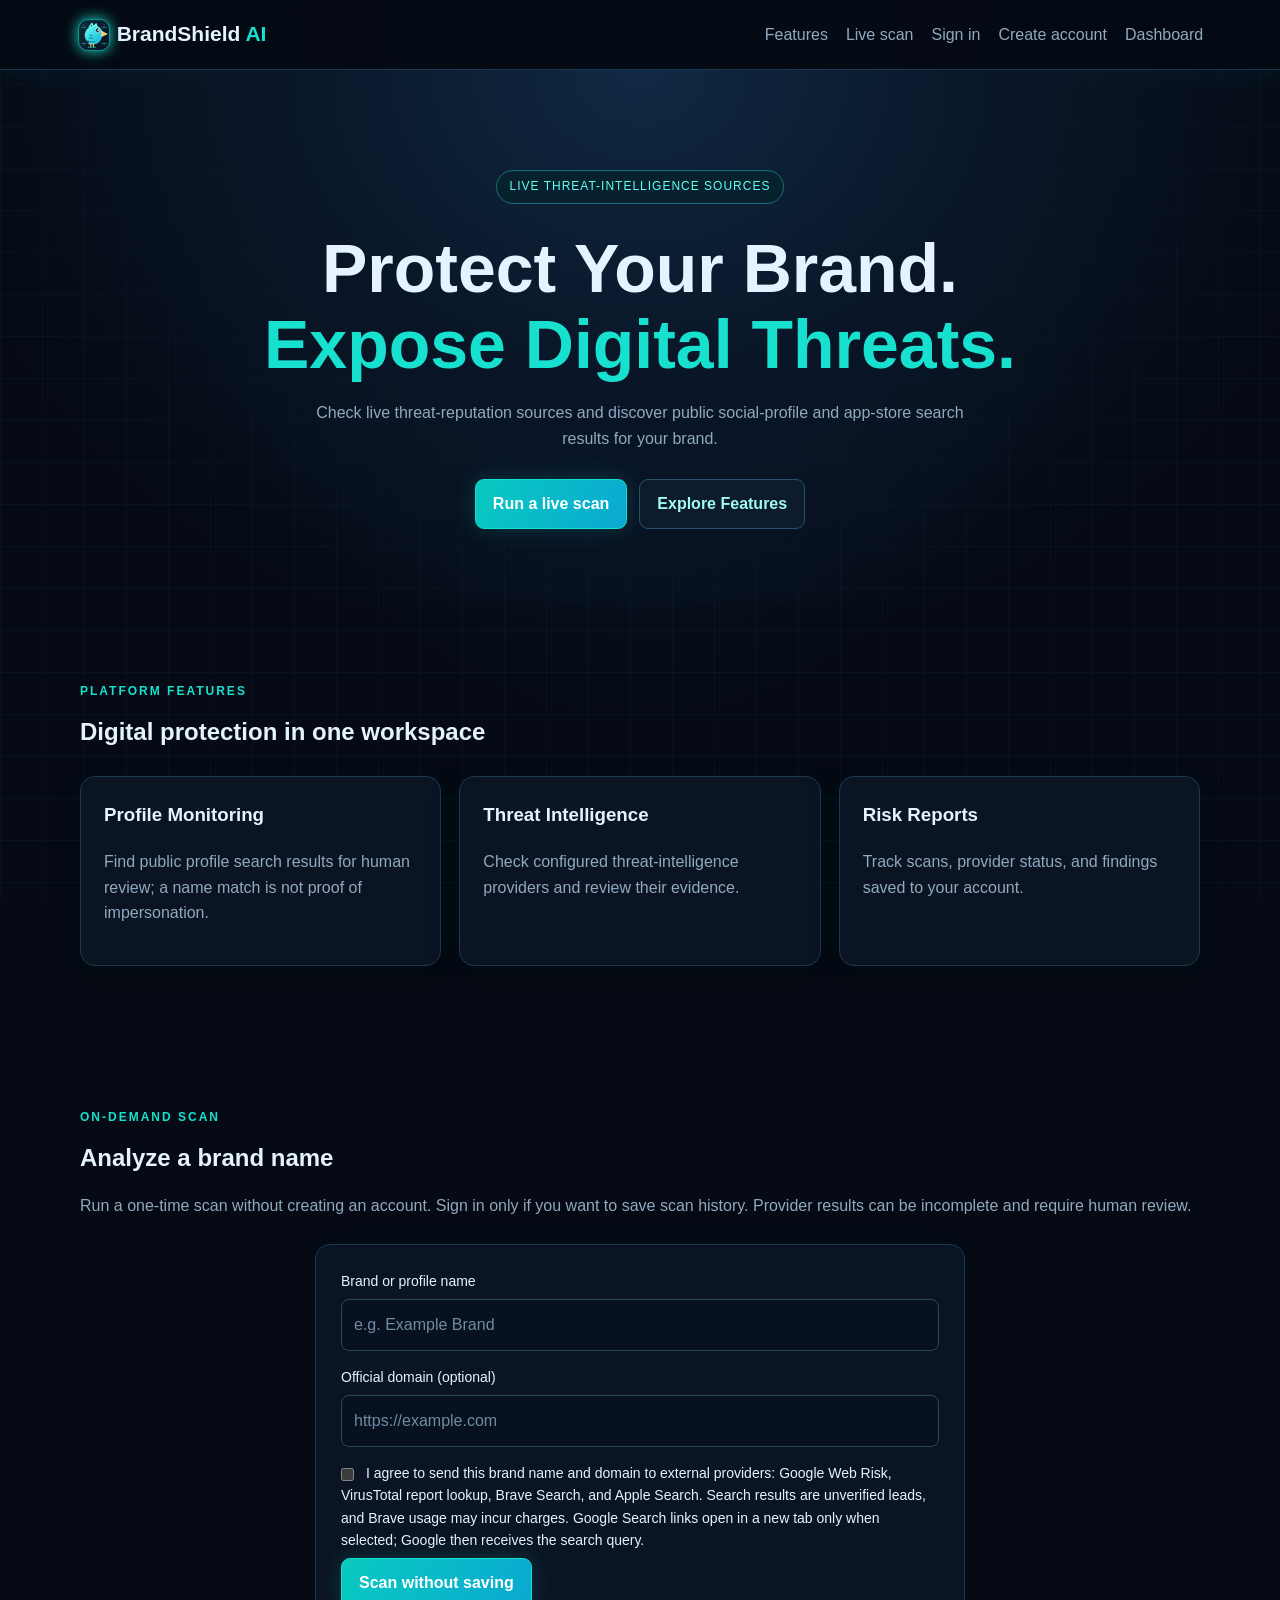
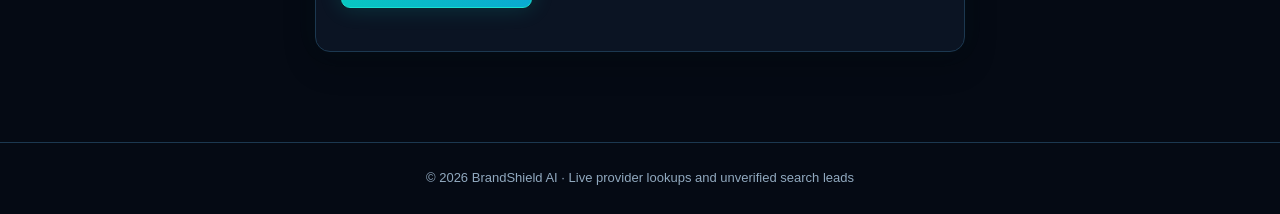
<file: frontend/index.html>
<!DOCTYPE html>
<html lang="en">
<head>
  <meta charset="UTF-8">
  <meta name="viewport" content="width=device-width, initial-scale=1">
  <title>BrandShield AI | Digital Brand Protection</title>
  <link rel="stylesheet" href="css/style.css">
</head>
<body>
  <header class="navbar">
    <a class="logo" href="index.html"><img src="images/cyber-parrot.svg" width="34" height="34" alt="" style="vertical-align:middle;filter:drop-shadow(0 0 7px #18e0cf)"> BrandShield<span> AI</span></a>
    <nav class="nav-links">
      <a href="#features">Features</a>
      <a href="#analyze">Live scan</a>
      <a href="login.html">Sign in</a>
      <a href="register.html">Create account</a>
      <a href="dashboard.html">Dashboard</a>
    </nav>
  </header>

  <main>
    <section class="hero">
      <span class="pill">LIVE THREAT-INTELLIGENCE SOURCES</span>
      <h1>Protect Your Brand.<br><span class="accent">Expose Digital Threats.</span></h1>
      <p>Check live threat-reputation sources and discover public social-profile and app-store search results for your brand.</p>
      <div class="actions">
        <a class="button" href="#analyze">Run a live scan</a>
        <a class="button button-secondary" href="#features">Explore Features</a>
      </div>
    </section>

    <section class="section container" id="features">
      <div class="section-heading">
        <p class="eyebrow">PLATFORM FEATURES</p>
        <h2>Digital protection in one workspace</h2>
      </div>
      <div class="grid">
        <article class="card">
          <h3>Profile Monitoring</h3>
          <p>Find public profile search results for human review; a name match is not proof of impersonation.</p>
        </article>
        <article class="card">
          <h3>Threat Intelligence</h3>
          <p>Check configured threat-intelligence providers and review their evidence.</p>
        </article>
        <article class="card">
          <h3>Risk Reports</h3>
          <p>Track scans, provider status, and findings saved to your account.</p>
        </article>
      </div>
    </section>

    <section class="section container" id="analyze">
      <div class="section-heading">
        <p class="eyebrow">ON-DEMAND SCAN</p>
        <h2>Analyze a brand name</h2>
        <p class="muted">Run a one-time scan without creating an account. Sign in only if you want to save scan history. Provider results can be incomplete and require human review.</p>
      </div>

      <form id="analyze-form" class="form-card">
        <label for="brand-name">Brand or profile name</label>
        <input id="brand-name" name="brand_name" maxlength="100"
          placeholder="e.g. Example Brand" required>
        <label for="brand-domain">Official domain (optional)</label>
        <input id="brand-domain" name="domain" maxlength="255"
          placeholder="https://example.com">
        <label>
          <input id="provider-consent" type="checkbox" required>
          I agree to send this brand name and domain to external providers:
          Google Web Risk, VirusTotal report lookup, Brave Search, and Apple
          Search. Search results are unverified leads, and Brave usage may
          incur charges. Google Search links open in a new tab only when selected; Google then receives the search query.
        </label>
        <button type="submit">Scan without saving</button>
        <div id="analysis-result" class="result" role="status"></div>
      </form>
    </section>
  </main>

  <footer>© 2026 BrandShield AI · Live provider lookups and unverified search leads</footer>
  <script src="js/api.js"></script>
  <script src="js/script.js"></script>
</body>
</html>
</file>
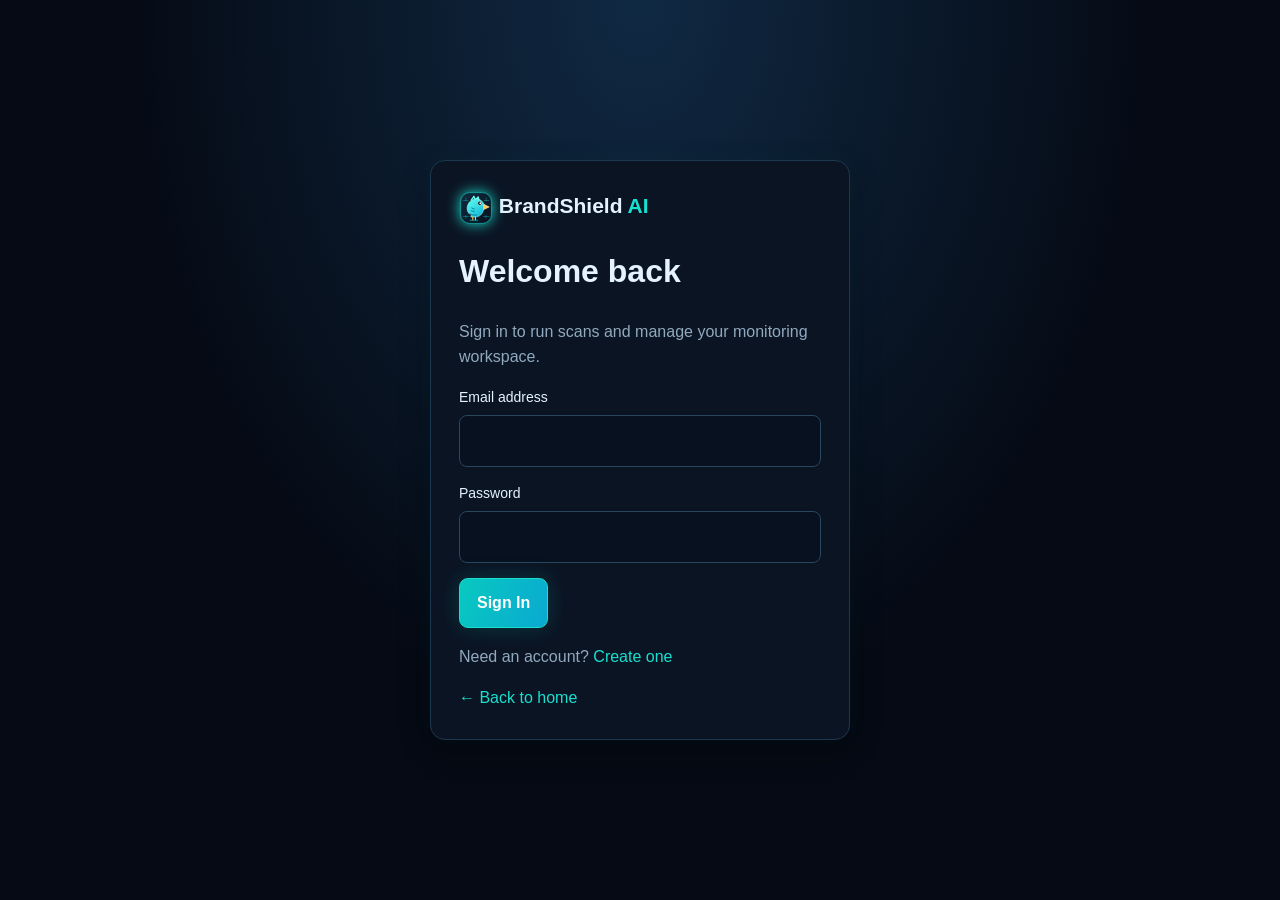
<file: frontend/login.html>
<!DOCTYPE html>
<html lang="en">
<head>
  <meta charset="UTF-8">
  <meta name="viewport" content="width=device-width, initial-scale=1">
  <title>Sign In | BrandShield AI</title>
  <link rel="stylesheet" href="css/style.css">
</head>
<body class="auth-page">
  <main class="auth-card">
    <a class="logo" href="index.html"><img src="images/cyber-parrot.svg" width="34" height="34" alt="" style="vertical-align:middle;filter:drop-shadow(0 0 7px #18e0cf)"> BrandShield<span> AI</span></a>
    <h1>Welcome back</h1>
    <p class="muted">Sign in to run scans and manage your monitoring workspace.</p>

    <form id="login-form" data-auth-form="login">
      <label for="email">Email address</label>
      <input id="email" type="email" maxlength="320" required autocomplete="email">
      <label for="password">Password</label>
      <input id="password" type="password" minlength="12" maxlength="128"
        required autocomplete="current-password">
      <button type="submit">Sign In</button>
    </form>

    <p id="message" role="status"></p>
    <p class="muted">Need an account? <a class="accent" href="register.html">Create one</a></p>
    <a class="accent" href="index.html">← Back to home</a>
  </main>

  <script src="js/api.js"></script>
  <script src="js/auth-forms.js"></script>
</body>
</html>
</file>
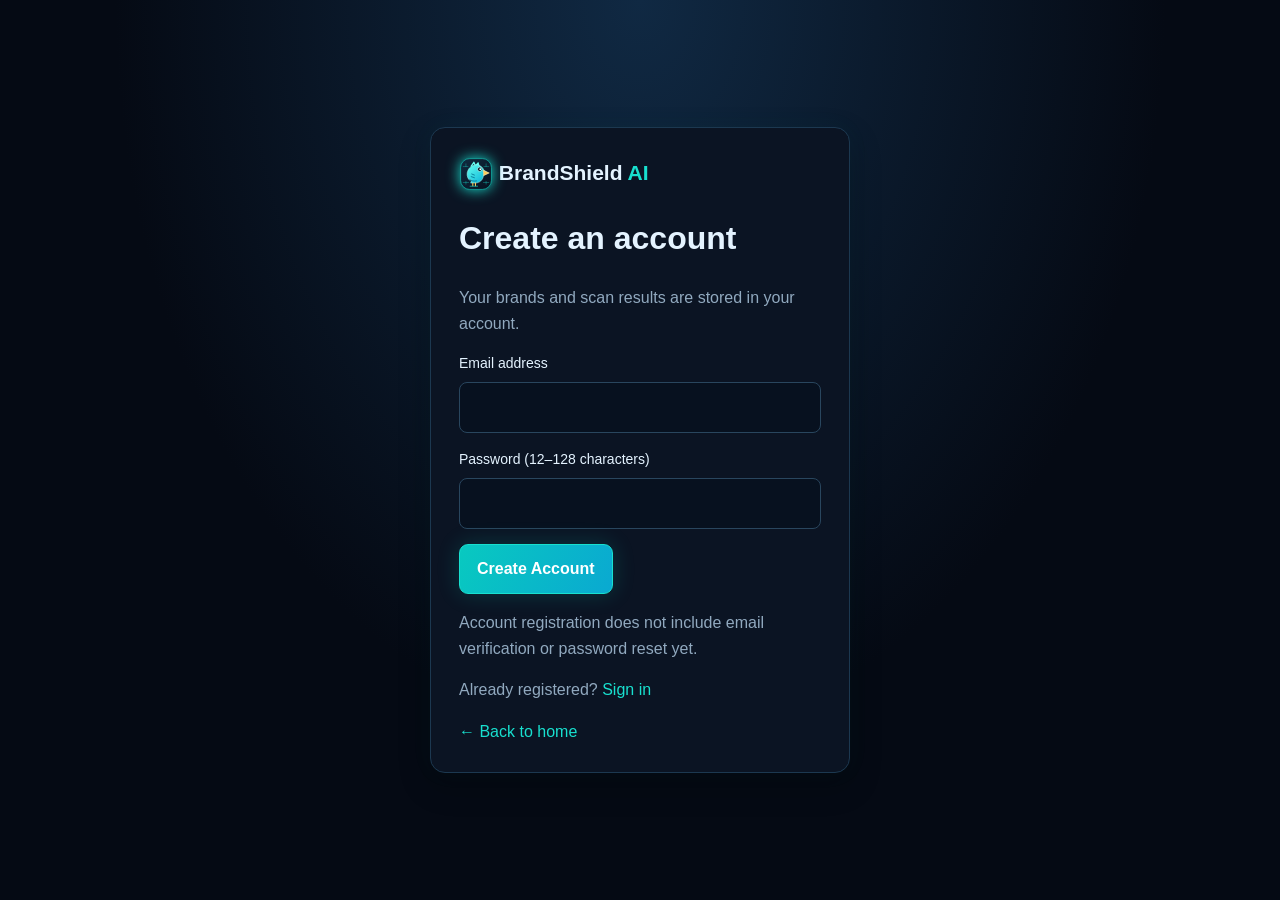
<file: frontend/register.html>
<!DOCTYPE html>
<html lang="en">
<head>
  <meta charset="UTF-8">
  <meta name="viewport" content="width=device-width, initial-scale=1">
  <title>Register | BrandShield AI</title>
  <link rel="stylesheet" href="css/style.css">
</head>
<body class="auth-page">
  <main class="auth-card">
    <a class="logo" href="index.html"><img src="images/cyber-parrot.svg" width="34" height="34" alt="" style="vertical-align:middle;filter:drop-shadow(0 0 7px #18e0cf)"> BrandShield<span> AI</span></a>
    <h1>Create an account</h1>
    <p class="muted">Your brands and scan results are stored in your account.</p>

    <form id="register-form" data-auth-form="register">
      <label for="email">Email address</label>
      <input id="email" type="email" maxlength="320" required autocomplete="email">
      <label for="password">Password (12–128 characters)</label>
      <input id="password" type="password" minlength="12" maxlength="128"
        required autocomplete="new-password">
      <button type="submit">Create Account</button>
    </form>

    <p id="message" role="status"></p>
    <p class="muted">Account registration does not include email verification or password reset yet.</p>
    <p class="muted">Already registered? <a class="accent" href="login.html">Sign in</a></p>
    <a class="accent" href="index.html">← Back to home</a>
  </main>

  <script src="js/api.js"></script>
  <script src="js/auth-forms.js"></script>
</body>
</html>
</file>
<file: frontend/css/style.css>
:root {
  color-scheme: dark;
  --bg: #050a14;
  --panel: #0b1423;
  --panel-light: #101e31;
  --border: #1c3850;
  --text: #e4f3ff;
  --muted: #91a9bf;
  --gold: #18e0cf;
  --gold-dark: #00b8d4;
  --gold-light: #12313e;
  --green: #38e29b;
  --amber: #ffc857;
  --red: #ff657a;
}

* {
  box-sizing: border-box;
}

html {
  scroll-behavior: smooth;
}

body {
  min-height: 100vh;
  margin: 0;
  background-color: var(--bg);
  background-image:
    linear-gradient(rgb(33 76 105 / 12%) 1px, transparent 1px),
    linear-gradient(90deg, rgb(33 76 105 / 12%) 1px, transparent 1px),
    radial-gradient(ellipse at 50% -10%, #102947 0, transparent 58%);
  background-size: 42px 42px, 42px 42px, auto;
  background-attachment: fixed;
  color: var(--text);
  font-family: Inter, Arial, sans-serif;
  line-height: 1.6;
}

a {
  color: inherit;
  text-decoration: none;
}

button, input, select {
  font: inherit;
}

button, .button {
  display: inline-block;
  border: 1px solid var(--gold);
  border-radius: 9px;
  padding: 11px 17px;
  background: linear-gradient(115deg, #08c9c0, #0aa9d1);
  color: #ffffff;
  font-weight: 700;
  cursor: pointer;
  box-shadow: 0 0 22px rgb(0 224 207 / 18%);
  transition: background-color .15s ease, transform .15s ease, box-shadow .15s ease;
}

button:hover, .button:hover {
  background: linear-gradient(115deg, #12e8d4, #24bdf2);
  border-color: var(--gold-dark);
  box-shadow: 0 0 28px rgb(0 224 207 / 32%);
  transform: translateY(-1px);
}

button:disabled {
  opacity: .55;
  cursor: not-allowed;
  transform: none;
}

:focus-visible {
  outline: 3px solid #18e0cf;
  outline-offset: 3px;
}

.navbar {
  display: flex;
  align-items: center;
  justify-content: space-between;
  gap: 18px;
  padding: 17px 6%;
  border-bottom: 1px solid var(--border);
  background: rgb(5 10 20 / 94%);
  box-shadow: 0 3px 22px rgb(0 224 207 / 8%);
}

.logo {
  font-size: 21px;
  font-weight: 800;
  white-space: nowrap;
}

.logo span, .accent, .eyebrow {
  color: var(--gold);
}

.nav-links {
  display: flex;
  flex-wrap: wrap;
  gap: 18px;
  color: var(--muted);
}

.nav-links a:hover, .nav-links a.active {
  color: var(--gold);
}

.container {
  width: min(1120px, 90%);
  margin: 0 auto;
}

.hero {
  padding: 100px 20px 76px;
  background: radial-gradient(ellipse at 50% 0, #102943 0, #091526 42%, transparent 79%);
  text-align: center;
}

.pill {
  display: inline-block;
  border: 1px solid #176c79;
  border-radius: 40px;
  padding: 6px 13px;
  background: rgb(7 33 46 / 82%);
  color: #63fff0;
  font-size: 12px;
  letter-spacing: 1px;
}

.hero h1 {
  margin: 26px 0 18px;
  font-size: clamp(38px, 6vw, 68px);
  line-height: 1.12;
}

.hero p, .muted {
  color: var(--muted);
}

.hero p {
  max-width: 650px;
  margin: auto;
}

.actions {
  display: flex;
  flex-wrap: wrap;
  justify-content: center;
  gap: 12px;
  margin-top: 28px;
}

.button-secondary {
  border-color: #28506a;
  background: #0d1b2c;
  color: #9ffcf1;
  box-shadow: none;
}

.button-secondary:hover {
  border-color: var(--gold);
  background: #12293c;
  color: #ffffff;
}

.section {
  padding: 65px 0;
}

.section-heading {
  margin-bottom: 25px;
}

.section-heading h1, .section-heading h2 {
  margin: 0 0 8px;
}

.eyebrow {
  font-size: 12px;
  font-weight: 700;
  letter-spacing: 2px;
}

.grid {
  display: grid;
  grid-template-columns: repeat(3, minmax(0, 1fr));
  gap: 18px;
}

.card, .form-card, .auth-card {
  border: 1px solid var(--border);
  border-radius: 15px;
  background: var(--panel);
  box-shadow: 0 12px 32px rgb(0 0 0 / 24%), 0 0 24px rgb(0 224 207 / 4%);
}

.card {
  padding: 23px;
}

.card h3 {
  margin-top: 0;
}

.card p {
  color: var(--muted);
}

.stat-value {
  font-size: 32px;
  font-weight: 800;
}

.stat-label {
  color: var(--muted);
  font-size: 14px;
}

.form-card {
  max-width: 650px;
  margin: 25px auto;
  padding: 25px;
}

label {
  display: block;
  margin-bottom: 7px;
  font-size: 14px;
}

input, select {
  width: 100%;
  margin-bottom: 15px;
  border: 1px solid #29465e;
  border-radius: 8px;
  padding: 12px;
  background: #07111f;
  color: var(--text);
}

input::placeholder {
  color: #718ba3;
}

input[type="checkbox"] {
  width: auto;
  margin: 0 8px 0 0;
  vertical-align: middle;
  accent-color: var(--gold);
}

input:focus, select:focus {
  border-color: var(--gold);
  outline: 2px solid rgb(24 224 207 / 30%);
  outline-offset: 1px;
}

.table-wrap {
  overflow-x: auto;
  border: 1px solid var(--border);
  border-radius: 12px;
  background: var(--panel);
}

table {
  width: 100%;
  min-width: 600px;
  border-collapse: collapse;
}

th, td {
  border-bottom: 1px solid var(--border);
  padding: 13px 16px;
  text-align: left;
}

th {
  background: #102338;
  color: #c7fff7;
}

td {
  color: #bfd1e1;
}

.status {
  display: inline-block;
  border-radius: 20px;
  padding: 3px 9px;
  background: #173343;
  color: #8dfff0;
  font-size: 12px;
}

.status.medium {
  color: var(--amber);
}

.status.high {
  color: var(--red);
}

.notice {
  margin: 16px 0;
  border: 1px solid var(--border);
  border-radius: 10px;
  padding: 14px;
  background: #0d1e30;
  color: #c2d9eb;
}

.result {
  margin-top: 18px;
  overflow-wrap: anywhere;
}

.result li {
  margin: 8px 0;
}

footer {
  border-top: 1px solid var(--border);
  padding: 25px;
  color: var(--muted);
  text-align: center;
  font-size: 13px;
}

.auth-page {
  display: grid;
  min-height: 100vh;
  place-items: center;
  padding: 20px;
  background: radial-gradient(ellipse at 50% 0, #102943 0, var(--bg) 58%);
}

.auth-card {
  width: min(420px, 100%);
  padding: 28px;
}

@media (max-width: 760px) {
  .navbar {
    align-items: flex-start;
    flex-direction: column;
  }

  .nav-links {
    gap: 13px;
  }

  .grid {
    grid-template-columns: 1fr;
  }

  .hero {
    padding-top: 65px;
  }
}

@media (prefers-reduced-motion: reduce) {
  *, *::before, *::after {
    scroll-behavior: auto !important;
    transition-duration: .01ms !important;
    animation-duration: .01ms !important;
  }
}
</file>
